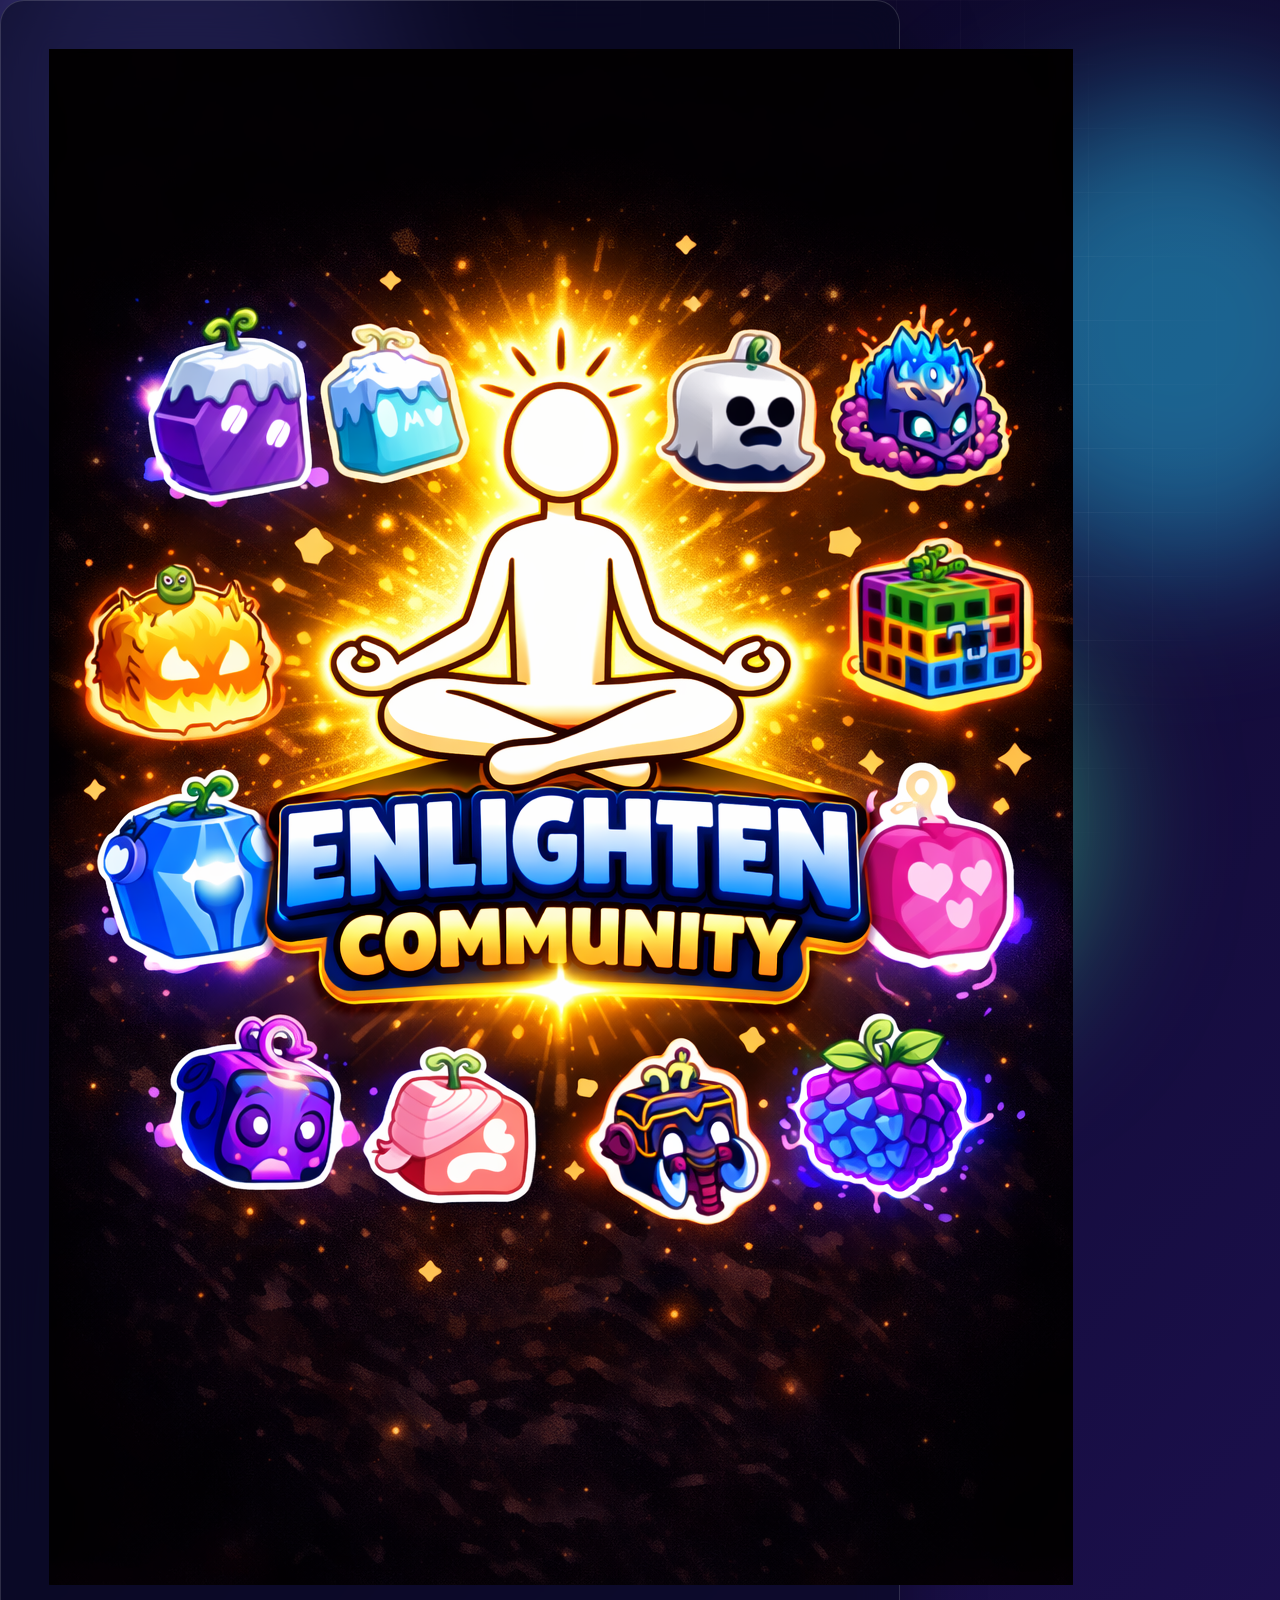
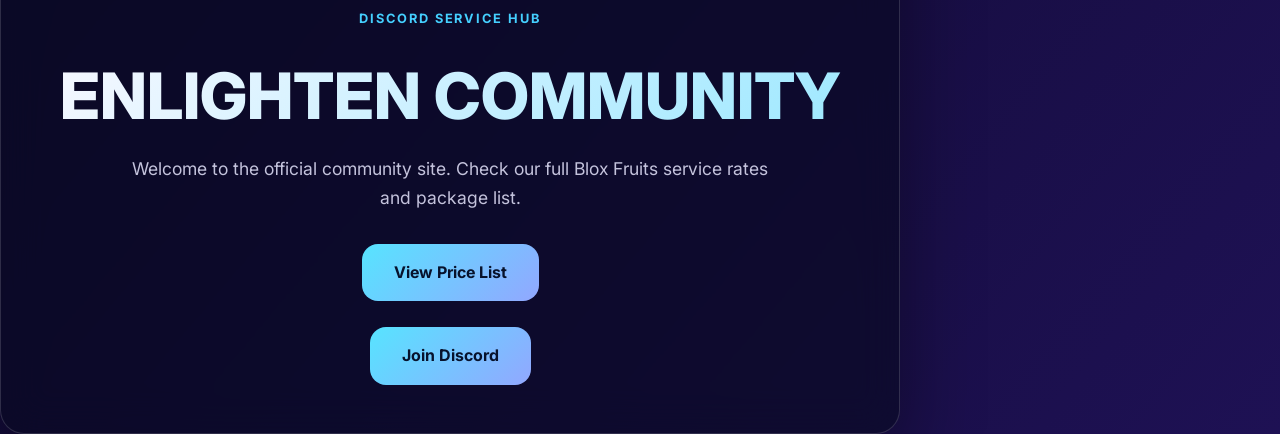
<file: index.html>
<!DOCTYPE html>
<html lang="en">
  <head>
    <meta charset="UTF-8" />
    <meta name="viewport" content="width=device-width, initial-scale=1.0" />
    <title>Enlighten Community | Landing</title>

    <link rel="preconnect" href="https://fonts.googleapis.com" />
    <link rel="preconnect" href="https://fonts.gstatic.com" crossorigin />

    <link
      href="https://fonts.googleapis.com/css2?family=Inter:wght@400;600;700;800&display=swap"
      rel="stylesheet"
    />

    <link rel="stylesheet" href="style.css" />
  </head>

  <body>
    <div class="wallpaper">
      <span class="blob blob-1"></span>
      <span class="blob blob-2"></span>
      <span class="blob blob-3"></span>
      <span class="blob blob-4"></span>
      <span class="grid"></span>
    </div>

    <main class="landing-page">
      <section class="hero">
        <img src="logo.png" class="logo" />

        <p class="tag">Discord Service Hub</p>

        <h1>ENLIGHTEN COMMUNITY</h1>

        <p class="description">
          Welcome to the official community site. Check our full Blox Fruits
          service rates and package list.
        </p>

        <a class="btn-primary" href="server.html">
          View Price List
        </a>

        <br /><br />

        <a class="btn-primary" href="https://discord.gg/xYTxqJQHb" target="_blank">
          Join Discord
        </a>
      </section>
    </main>
  </body>
</html>
</file>
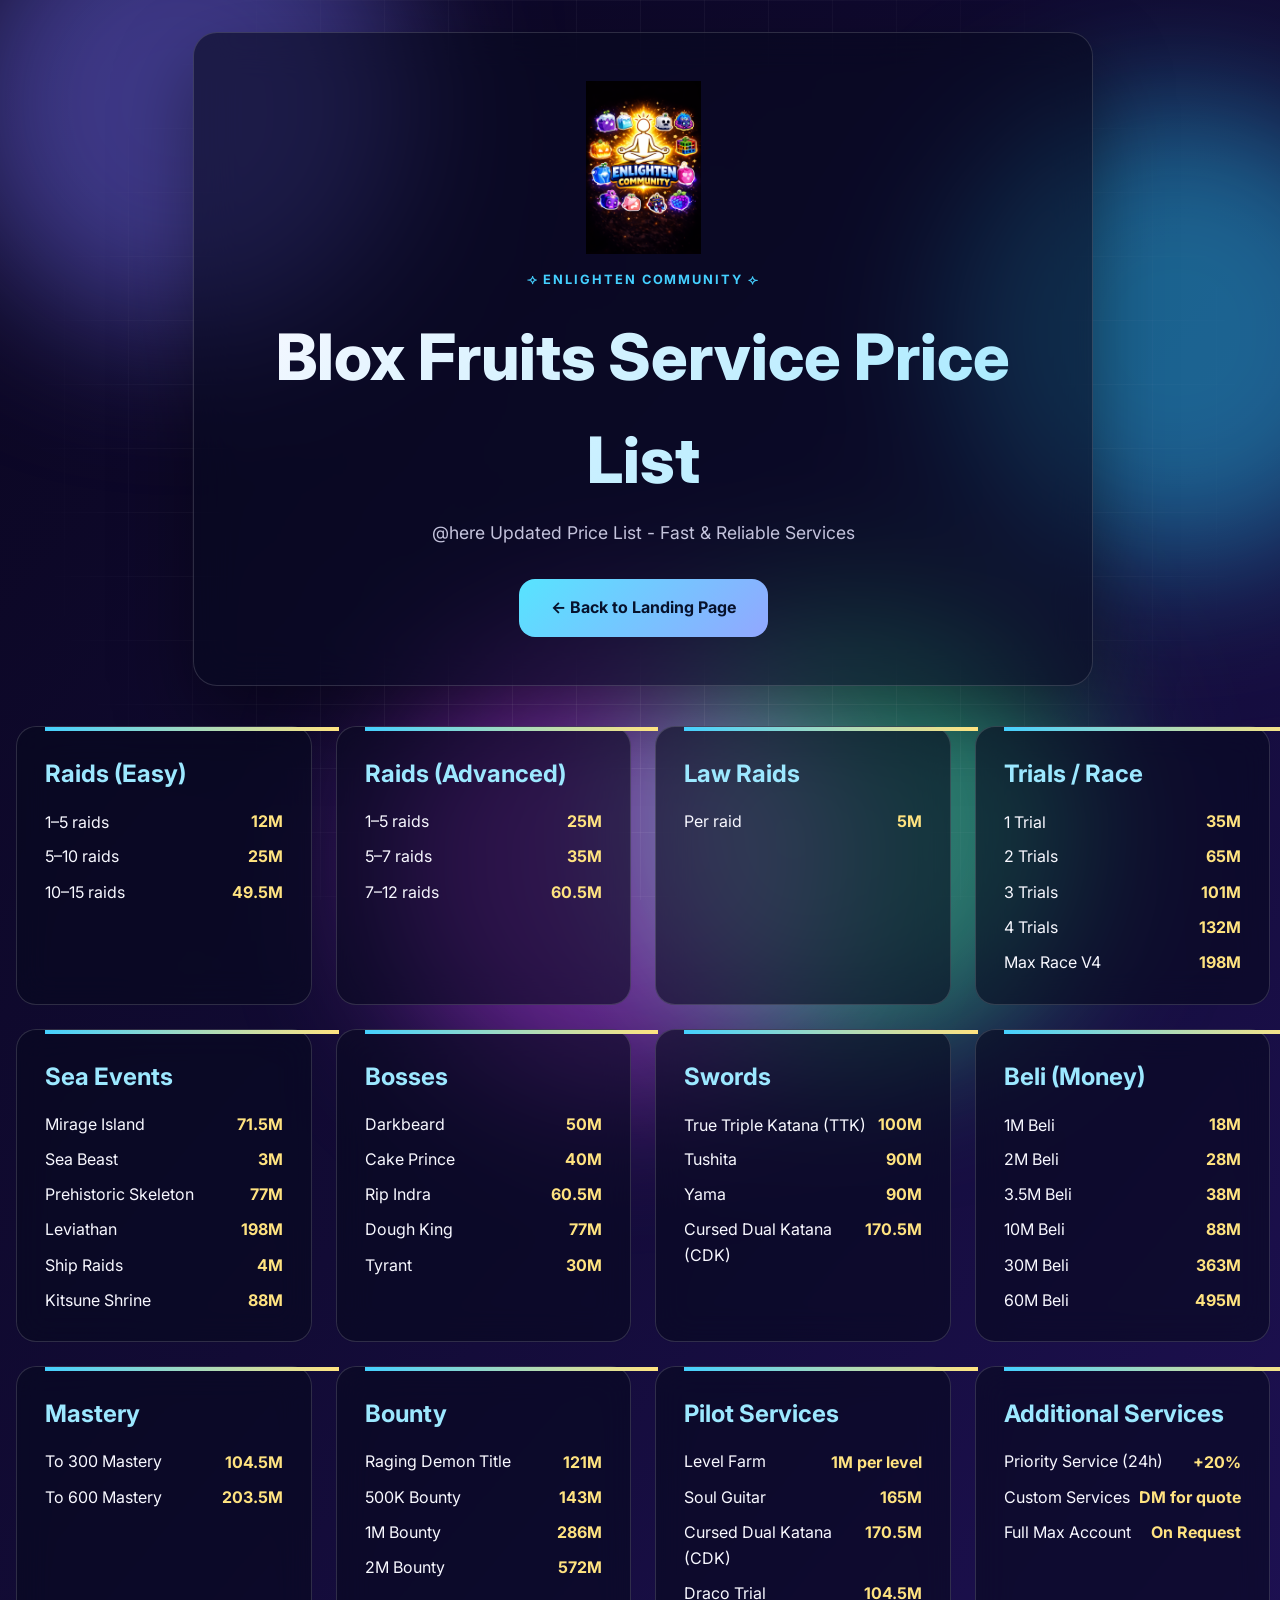
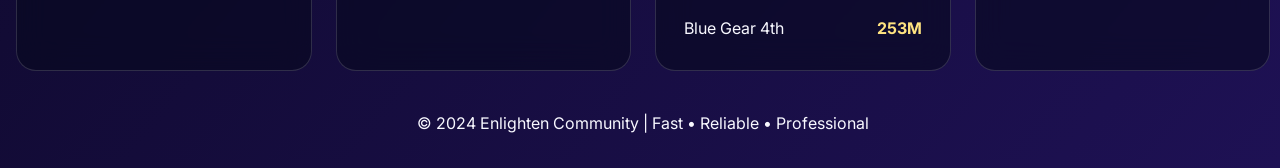
<file: server.html>
<!doctype html>
<html lang="en">
  <head>
    <meta charset="UTF-8" />
    <meta name="viewport" content="width=device-width, initial-scale=1.0" />
    <title>Enlighten Community | Blox Fruits Service Price List</title>
    <meta name="description" content="Updated Blox Fruits service price list - Raids, Bosses, Swords, Beli, Mastery, and more from Enlighten Community." />
    <link rel="preconnect" href="https://fonts.googleapis.com" />
    <link rel="preconnect" href="https://fonts.gstatic.com" crossorigin />
    <link href="https://fonts.googleapis.com/css2?family=Inter:wght@400;500;600;700;800;900&display=swap" rel="stylesheet" />
    <link rel="stylesheet" href="style.css">
    <link rel="icon" href="logo.png" />
  </head>
  <body class="info-page-body">
    <div class="wallpaper" aria-hidden="true">
      <span class="blob blob-1"></span>
      <span class="blob blob-2"></span>
      <span class="blob blob-3"></span>
      <span class="blob blob-4"></span>
      <span class="grid"></span>
    </div>

    <main class="info-page">
      <header class="info-header hero" role="banner">
        <img src="logo.png" alt="Enlighten Community logo" class="logo small" loading="lazy" />
        <p class="tag" aria-label="Enlighten Community">⟢ ENLIGHTEN COMMUNITY ⟣</p>
        <h1>Blox Fruits Service Price List</h1>
        <p class="description">@here Updated Price List - Fast & Reliable Services</p>
        <a class="btn-primary" href="index.html" aria-label="Return to main landing page">
          ← Back to Landing Page
        </a>
      </header>

      <section class="price-grid" role="region" aria-label="Complete Blox Fruits Service Price List">
        <article class="price-card" role="article" aria-labelledby="raids-easy">
          <h2 id="raids-easy">Raids (Easy)</h2>
          <ul>
            <li><span>1–5 raids</span><b>12M</b></li>
            <li><span>5–10 raids</span><b>25M</b></li>
            <li><span>10–15 raids</span><b>49.5M</b></li>
          </ul>
        </article>

        <article class="price-card" role="article" aria-labelledby="raids-advanced">
          <h2 id="raids-advanced">Raids (Advanced)</h2>
          <ul>
            <li><span>1–5 raids</span><b>25M</b></li>
            <li><span>5–7 raids</span><b>35M</b></li>
            <li><span>7–12 raids</span><b>60.5M</b></li>
          </ul>
        </article>

        <article class="price-card" role="article" aria-labelledby="law-raids">
          <h2 id="law-raids">Law Raids</h2>
          <ul>
            <li><span>Per raid</span><b>5M</b></li>
          </ul>
        </article>

        <article class="price-card" role="article" aria-labelledby="trials-race">
          <h2 id="trials-race">Trials / Race</h2>
          <ul>
            <li><span>1 Trial</span><b>35M</b></li>
            <li><span>2 Trials</span><b>65M</b></li>
            <li><span>3 Trials</span><b>101M</b></li>
            <li><span>4 Trials</span><b>132M</b></li>
            <li><span>Max Race V4</span><b>198M</b></li>
          </ul>
        </article>

        <article class="price-card" role="article" aria-labelledby="sea-events">
          <h2 id="sea-events">Sea Events</h2>
          <ul>
            <li><span>Mirage Island</span><b>71.5M</b></li>
            <li><span>Sea Beast</span><b>3M</b></li>
            <li><span>Prehistoric Skeleton</span><b>77M</b></li>
            <li><span>Leviathan</span><b>198M</b></li>
            <li><span>Ship Raids</span><b>4M</b></li>
            <li><span>Kitsune Shrine</span><b>88M</b></li>
          </ul>
        </article>

        <article class="price-card" role="article" aria-labelledby="bosses">
          <h2 id="bosses">Bosses</h2>
          <ul>
            <li><span>Darkbeard</span><b>50M</b></li>
            <li><span>Cake Prince</span><b>40M</b></li>
            <li><span>Rip Indra</span><b>60.5M</b></li>
            <li><span>Dough King</span><b>77M</b></li>
            <li><span>Tyrant</span><b>30M</b></li>
          </ul>
        </article>

        <article class="price-card" role="article" aria-labelledby="swords">
          <h2 id="swords">Swords</h2>
          <ul>
            <li><span>True Triple Katana (TTK)</span><b>100M</b></li>
            <li><span>Tushita</span><b>90M</b></li>
            <li><span>Yama</span><b>90M</b></li>
            <li><span>Cursed Dual Katana (CDK)</span><b>170.5M</b></li>
          </ul>
        </article>

        <article class="price-card" role="article" aria-labelledby="beli">
          <h2 id="beli">Beli (Money)</h2>
          <ul>
            <li><span>1M Beli</span><b>18M</b></li>
            <li><span>2M Beli</span><b>28M</b></li>
            <li><span>3.5M Beli</span><b>38M</b></li>
            <li><span>10M Beli</span><b>88M</b></li>
            <li><span>30M Beli</span><b>363M</b></li>
            <li><span>60M Beli</span><b>495M</b></li>
          </ul>
        </article>

        <article class="price-card" role="article" aria-labelledby="mastery">
          <h2 id="mastery">Mastery</h2>
          <ul>
            <li><span>To 300 Mastery</span><b>104.5M</b></li>
            <li><span>To 600 Mastery</span><b>203.5M</b></li>
          </ul>
        </article>

        <article class="price-card" role="article" aria-labelledby="bounty">
          <h2 id="bounty">Bounty</h2>
          <ul>
            <li><span>Raging Demon Title</span><b>121M</b></li>
            <li><span>500K Bounty</span><b>143M</b></li>
            <li><span>1M Bounty</span><b>286M</b></li>
            <li><span>2M Bounty</span><b>572M</b></li>
          </ul>
        </article>

        <article class="price-card" role="article" aria-labelledby="pilot">
          <h2 id="pilot">Pilot Services</h2>
          <ul>
            <li><span>Level Farm</span><b>1M per level</b></li>
            <li><span>Soul Guitar</span><b>165M</b></li>
            <li><span>Cursed Dual Katana (CDK)</span><b>170.5M</b></li>
            <li><span>Draco Trial</span><b>104.5M</b></li>
            <li><span>Blue Gear 4th</span><b>253M</b></li>
          </ul>
        </article>

        <article class="price-card featured" role="article" aria-labelledby="additional">
          <h2 id="additional">Additional Services</h2>
          <ul>
            <li><span>Priority Service (24h)</span><b>+20%</b></li>
            <li><span>Custom Services</span><b>DM for quote</b></li>
            <li><span>Full Max Account</span><b>On Request</b></li>
          </ul>
        </article>
      </section>

      <footer class="footer" role="contentinfo">
        <p>© 2024 Enlighten Community | Fast • Reliable • Professional</p>
      </footer>
    </main>
  </body>
</html>
</file>
<file: style.css>
:root {
  --bg-1: #0a0620;
  --bg-2: #120b35;
  --bg-3: #1e1154;
  --accent: #45d0ff;
  --text: #f8f8ff;
  --muted: #c4c3dc;
  --card-bg: rgba(8, 9, 30, 0.6);
  --gold: #ffe380;
  --cyan: #9ce8ff;
}

/* RESET */
* {
  box-sizing: border-box;
  margin: 0;
  padding: 0;
}

/* BODY */
html {
  scroll-behavior: smooth;
}

body {
  min-height: 100vh;
  font-family: "Inter", system-ui, -apple-system, sans-serif;
  color: var(--text);
  background: linear-gradient(130deg, var(--bg-1), var(--bg-2), var(--bg-3));
  line-height: 1.6;
  overflow-x: hidden;
}

/* BACKGROUND */
.wallpaper {
  position: fixed;
  inset: 0;
  pointer-events: none;
  z-index: 0;
}

/* BLOBS */
.blob {
  position: absolute;
  width: 36vmax;
  aspect-ratio: 1;
  border-radius: 50%;
  filter: blur(70px);
  opacity: 0.45;
  mix-blend-mode: screen;
  animation: float 20s ease-in-out infinite;
}

.blob-1 { top: -10vmax; left: -4vmax; background: #7a74ff; }
.blob-2 { top: 8vmax; right: -10vmax; background: #28ceff; animation-delay: -5s; }
.blob-3 { bottom: -15vmax; left: 30%; background: #cf42ff; animation-delay: -9s; }
.blob-4 { bottom: -12vmax; right: 15%; background: #3dffa5; animation-delay: -13s; }

/* GRID */
.grid {
  position: absolute;
  inset: 0;
  background-image:
    linear-gradient(rgba(255, 255, 255, 0.08) 1px, transparent 1px),
    linear-gradient(90deg, rgba(255, 255, 255, 0.08) 1px, transparent 1px);
  background-size: 64px 64px;
  -webkit-mask-image: radial-gradient(circle at center, black 35%, transparent 80%);
  mask-image: radial-gradient(circle at center, black 35%, transparent 80%);
  animation: pan 30s linear infinite;
}

/* PAGE */
.info-page {
  position: relative;
  z-index: 2;
  min-height: 100vh;
  display: grid;
  place-items: center;
  padding: 2rem 1rem;
  gap: 2.5rem;
}

/* HERO */
.hero {
  width: min(900px, 94vw);
  text-align: center;
  padding: clamp(2rem, 5vw, 3rem);
  border: 1px solid rgba(255, 255, 255, 0.15);
  border-radius: 24px;
  backdrop-filter: blur(20px);
  background: var(--card-bg);
  box-shadow: 0 32px 80px rgba(0, 0, 0, 0.4);
}

/* LOGO */
.logo.small {
  width: clamp(72px, 9vw, 120px);
  display: block;
  margin: 0 auto;
}

/* TEXT */
.tag {
  margin-top: 1rem;
  text-transform: uppercase;
  letter-spacing: 0.15em;
  font-size: 0.8rem;
  color: var(--accent);
  font-weight: 700;
}

h1 {
  margin: 1rem 0 0.5rem;
  font-size: clamp(2.25rem, 6vw, 4rem);
  font-weight: 800;
  background: linear-gradient(135deg, var(--text), var(--cyan));
  -webkit-background-clip: text;
  -webkit-text-fill-color: transparent;
}

.description {
  margin: 0 auto 2rem;
  max-width: 60ch;
  font-size: 1.1rem;
  color: var(--muted);
}

/* BUTTON */
.btn-primary {
  display: inline-block;
  text-decoration: none;
  color: #07122c;
  font-weight: 700;
  background: linear-gradient(135deg, #57e4ff, #92a7ff);
  padding: 1rem 2rem;
  border-radius: 16px;
  transition: 0.3s;
}

.btn-primary:hover {
  transform: translateY(-2px);
  box-shadow: 0 16px 40px rgba(87, 228, 255, 0.4);
}

/* GRID */
.price-grid {
  width: min(1400px, 98vw);
  display: grid;
  grid-template-columns: repeat(auto-fit, minmax(280px, 1fr));
  gap: 1.5rem;
}

/* CARD */
.price-card {
  border: 1px solid rgba(255, 255, 255, 0.15);
  background: var(--card-bg);
  border-radius: 20px;
  backdrop-filter: blur(16px);
  padding: 1.75rem;
  transition: 0.3s;
  position: relative;
}

.price-card::before {
  content: '';
  position: absolute;
  top: 0;
  height: 4px;
  width: 100%;
  background: linear-gradient(90deg, var(--accent), var(--gold));
}

.price-card:hover {
  transform: translateY(-8px);
  box-shadow: 0 24px 60px rgba(0, 0, 0, 0.4);
}

/* CARD TEXT */
.price-card h2 {
  margin-bottom: 1rem;
  color: var(--cyan);
}

.price-card ul {
  list-style: none;
  display: grid;
  gap: 0.6rem;
}

.price-card li {
  display: flex;
  justify-content: space-between;
}

.price-card b {
  color: var(--gold);
}

/* ANIMATION */
@keyframes float {
  0%, 100% { transform: translate3d(0,0,0); }
  50% { transform: translate3d(2vmax,-1vmax,0); }
}

@keyframes pan {
  from { transform: translate3d(0,0,0); }
  to { transform: translate3d(-64px,-64px,0); }
}

/* MOBILE */
@media (max-width: 640px) {
  .price-card li {
    flex-direction: column;
    align-items: flex-start;
  }
}
</file>
